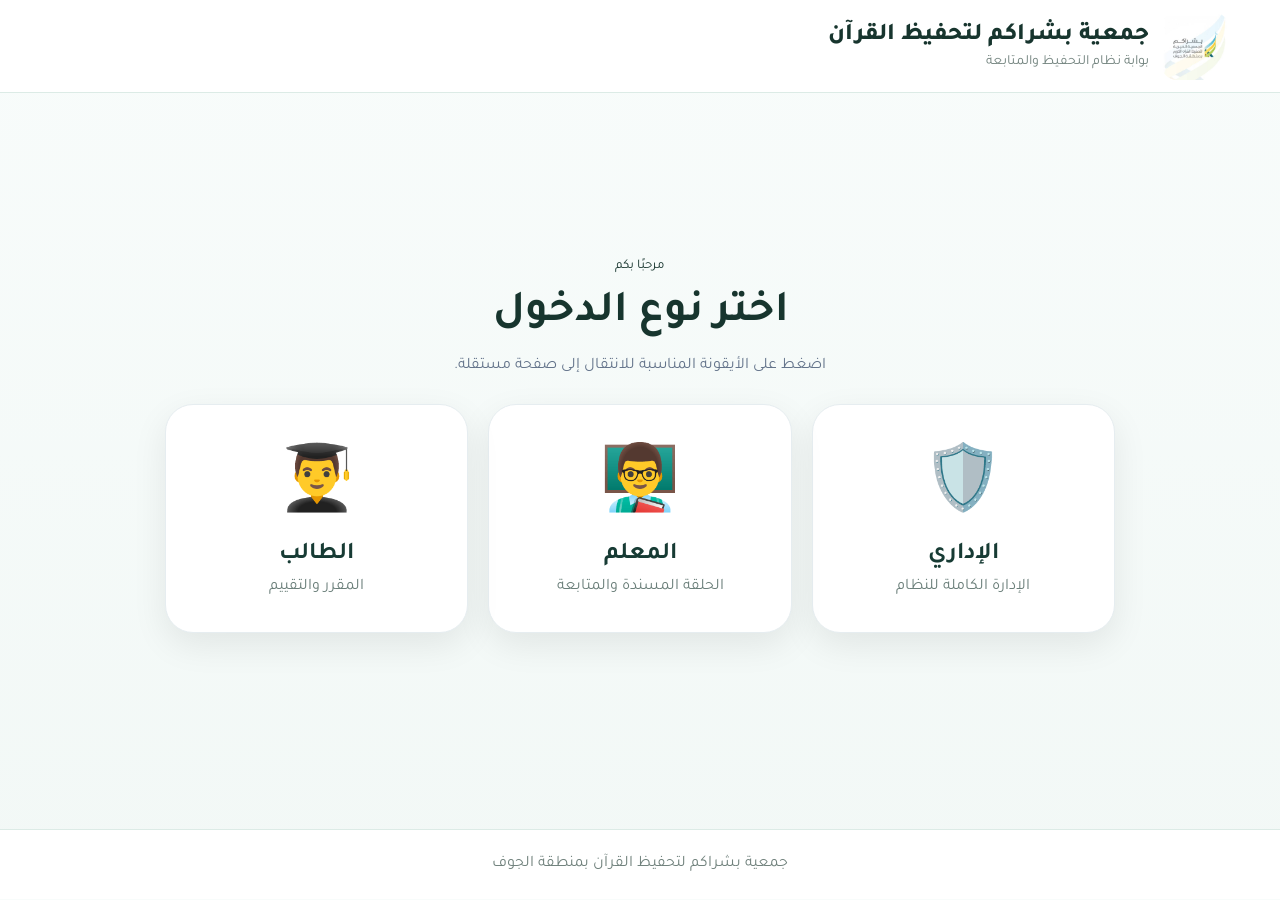
<file: index.html>
<!doctype html><html lang="ar" dir="rtl"><head><meta charset="utf-8"><meta name="viewport" content="width=device-width,initial-scale=1"><meta name="theme-color" content="#159b73"><link rel="stylesheet" href="style.css"><title>جمعية بشراكم لتحفيظ القرآن</title>
<style>
.role-gateway{min-height:72vh;display:grid;place-items:center;padding:30px 16px}.role-wrap{width:min(950px,100%);text-align:center}
.role-wrap h2{font-size:clamp(28px,5vw,44px);margin:12px 0}.role-wrap>p{color:#64748b;margin-bottom:28px}
.role-grid{display:grid;grid-template-columns:repeat(3,1fr);gap:20px}.role-card{background:#fff;border:1px solid #e6edf0;border-radius:28px;padding:35px 20px;text-decoration:none;color:#173b34;box-shadow:0 12px 35px rgba(0,0,0,.08);transition:.2s;display:block}
.role-card:hover{transform:translateY(-5px)}.role-icon{font-size:64px;display:block;margin-bottom:12px}.role-card b{font-size:24px;display:block;margin-bottom:8px}.role-card span{color:#6b7f7a}
@media(max-width:700px){.role-grid{grid-template-columns:1fr}}
</style></head><body>
<header><div class="brand"><img class="logo-img" src="boshra-logo.jpg" alt="شعار جمعية بشراكم"><div><h1>جمعية بشراكم لتحفيظ القرآن</h1><p>بوابة نظام التحفيظ والمتابعة</p></div></div></header>
<main class="role-gateway"><section class="role-wrap"><small>مرحبًا بكم</small><h2>اختر نوع الدخول</h2><p>اضغط على الأيقونة المناسبة للانتقال إلى صفحة مستقلة.</p>
<div class="role-grid">
<a class="role-card" href="admin.html"><span class="role-icon">🛡️</span><b>الإداري</b><span>الإدارة الكاملة للنظام</span></a>
<a class="role-card" href="teacher.html"><span class="role-icon">👨‍🏫</span><b>المعلم</b><span>الحلقة المسندة والمتابعة</span></a>
<a class="role-card" href="student.html"><span class="role-icon">👨‍🎓</span><b>الطالب</b><span>المقرر والتقييم</span></a>
</div></section></main><footer>جمعية بشراكم لتحفيظ القرآن بمنطقة الجوف</footer></body></html>
</file>
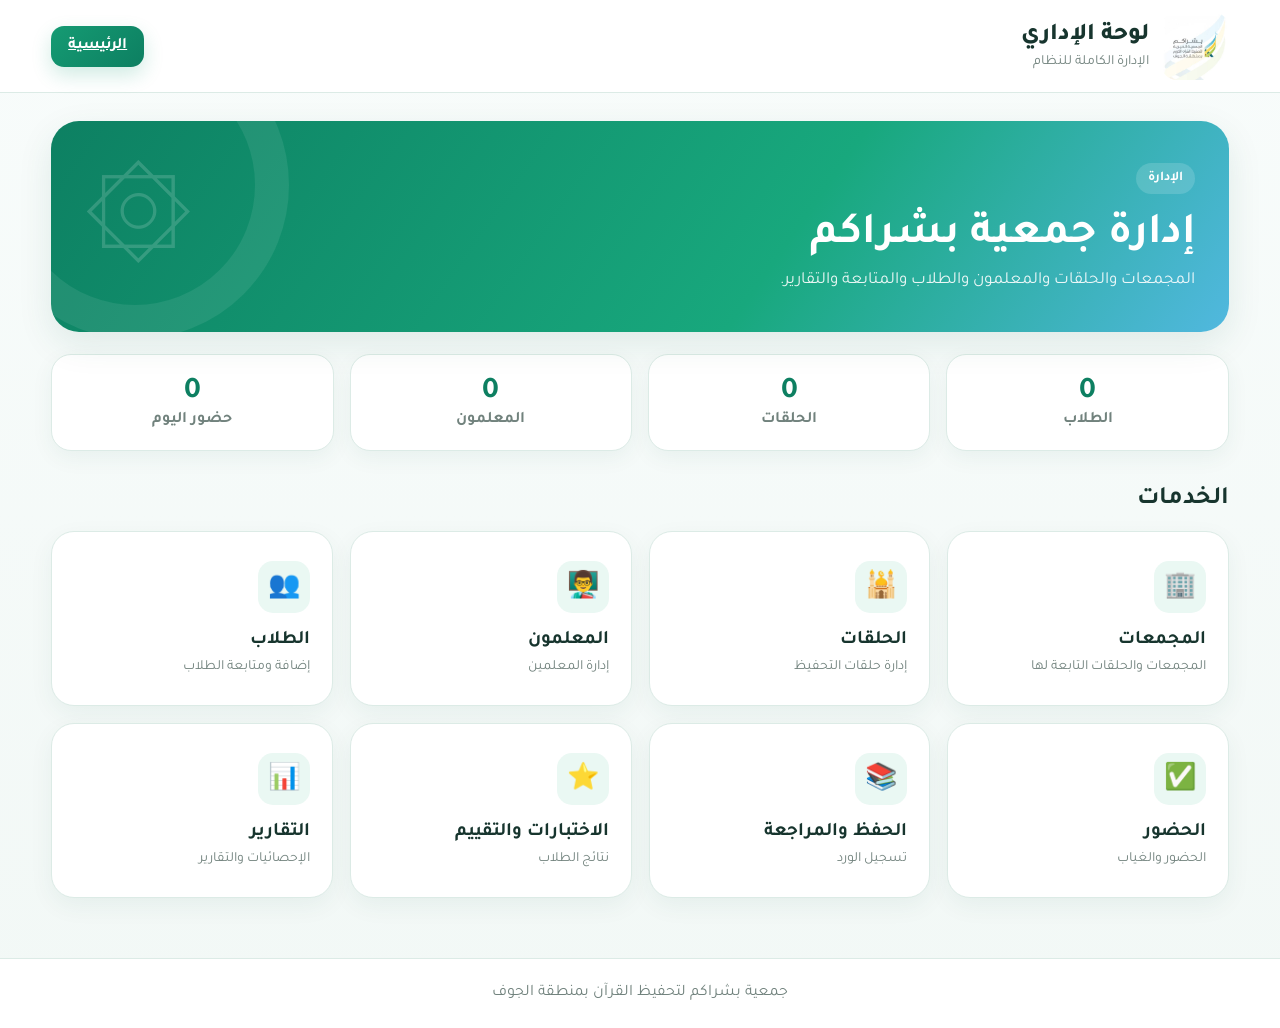
<file: admin.html>
<!doctype html><html lang="ar" dir="rtl"><head><meta charset="utf-8"><meta name="viewport" content="width=device-width,initial-scale=1"><meta name="theme-color" content="#159b73"><link rel="stylesheet" href="style.css"><title>لوحة الإداري | بشراكم</title></head><body>
<header><div class="brand"><img class="logo-img" src="boshra-logo.jpg"><div><h1>لوحة الإداري</h1><p>الإدارة الكاملة للنظام</p></div></div><a class="profile" href="index.html">الرئيسية</a></header>
<main><section class="hero"><div><small>الإدارة</small><h2>إدارة جمعية بشراكم</h2><p>المجمعات والحلقات والمعلمون والطلاب والمتابعة والتقارير.</p></div><div class="hero-mark">۞</div></section>
<section class="stats"><article><strong id="studentsCount">0</strong><span>الطلاب</span></article><article><strong id="ringsCount">0</strong><span>الحلقات</span></article><article><strong id="teachersCount">0</strong><span>المعلمون</span></article><article><strong id="todayAttendance">0</strong><span>حضور اليوم</span></article></section>
<h2 class="section-title">الخدمات</h2><section class="grid">
<button onclick="openPanel('complexes')"><i>🏢</i><b>المجمعات</b><span>المجمعات والحلقات التابعة لها</span></button>
<button onclick="openPanel('rings')"><i>🕌</i><b>الحلقات</b><span>إدارة حلقات التحفيظ</span></button>
<button onclick="openPanel('teachers')"><i>👨‍🏫</i><b>المعلمون</b><span>إدارة المعلمين</span></button>
<button onclick="openPanel('students')"><i>👥</i><b>الطلاب</b><span>إضافة ومتابعة الطلاب</span></button>
<button onclick="openPanel('attendance')"><i>✅</i><b>الحضور</b><span>الحضور والغياب</span></button>
<button onclick="openPanel('tracking')"><i>📚</i><b>الحفظ والمراجعة</b><span>تسجيل الورد</span></button>
<button onclick="openPanel('tests')"><i>⭐</i><b>الاختبارات والتقييم</b><span>نتائج الطلاب</span></button>
<button onclick="openPanel('reports')"><i>📊</i><b>التقارير</b><span>الإحصائيات والتقارير</span></button>
</section><section id="panel" class="panel hidden"></section></main><footer>جمعية بشراكم لتحفيظ القرآن بمنطقة الجوف</footer><script src="app.js"></script></body></html>
</file>
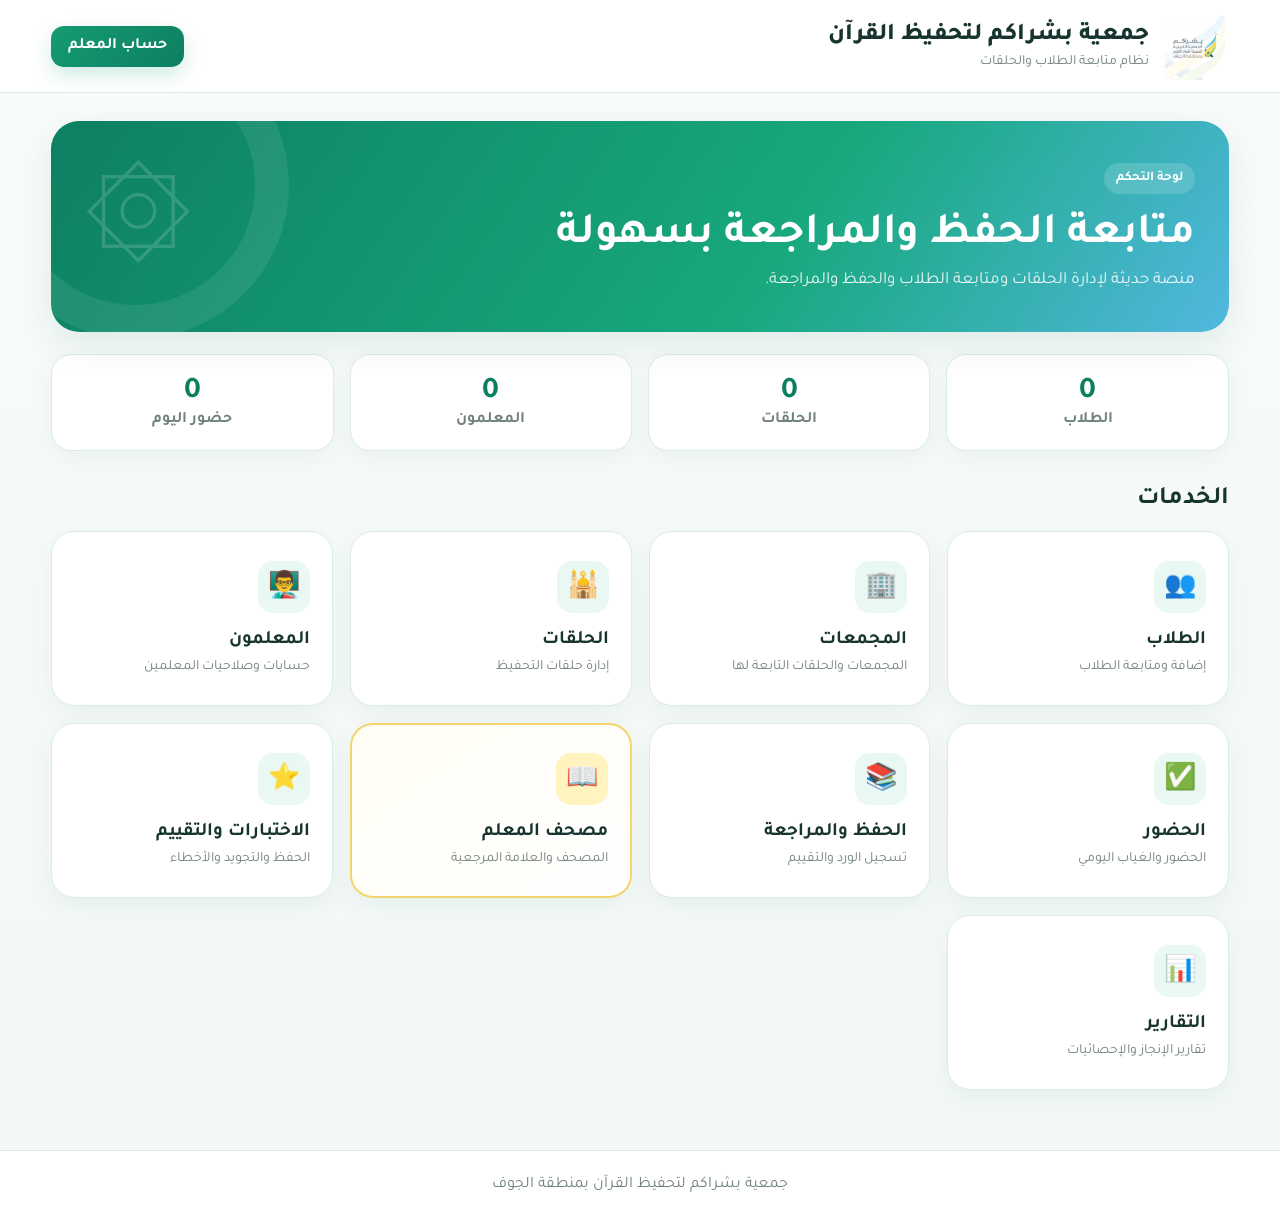
<file: index-complexes.html>
<!doctype html>
<html lang="ar" dir="rtl">
<head>
<meta charset="utf-8">
<meta name="viewport" content="width=device-width,initial-scale=1">
<meta name="theme-color" content="#159b73">
<title>جمعية بشراكم لتحفيظ القرآن</title>
<link rel="stylesheet" href="style.css">
</head>
<body>
<header>
  <div class="brand">
    <img class="logo-img" src="boshra-logo.jpg" alt="شعار جمعية بشراكم">
    <div><h1>جمعية بشراكم لتحفيظ القرآن</h1><p>نظام متابعة الطلاب والحلقات</p></div>
  </div>
  <button type="button" class="profile" onclick="openAndGo('teacher')">حساب المعلم</button>
</header>
<main>
<section class="hero"><div><small>لوحة التحكم</small><h2>متابعة الحفظ والمراجعة بسهولة</h2><p>منصة حديثة لإدارة الحلقات ومتابعة الطلاب والحفظ والمراجعة.</p></div><div class="hero-mark">۞</div></section>
<section class="stats">
 <article><strong id="studentsCount">0</strong><span>الطلاب</span></article>
 <article><strong id="ringsCount">0</strong><span>الحلقات</span></article>
 <article><strong id="teachersCount">0</strong><span>المعلمون</span></article>
 <article><strong id="todayAttendance">0</strong><span>حضور اليوم</span></article>
</section>
<h2 class="section-title">الخدمات</h2>
<section class="grid">
 <button type="button" onclick="openAndGo('students')"><i>👥</i><b>الطلاب</b><span>إضافة ومتابعة الطلاب</span></button>
 <button type="button" onclick="openAndGo('complexes')"><i>🏢</i><b>المجمعات</b><span>المجمعات والحلقات التابعة لها</span></button>
 <button type="button" onclick="openAndGo('rings')"><i>🕌</i><b>الحلقات</b><span>إدارة حلقات التحفيظ</span></button>
 <button type="button" onclick="openAndGo('teachers')"><i>👨‍🏫</i><b>المعلمون</b><span>حسابات وصلاحيات المعلمين</span></button>
 <button type="button" onclick="openAndGo('attendance')"><i>✅</i><b>الحضور</b><span>الحضور والغياب اليومي</span></button>
 <button type="button" onclick="openAndGo('tracking')"><i>📚</i><b>الحفظ والمراجعة</b><span>تسجيل الورد والتقييم</span></button>
 <button type="button" class="quran-card" onclick="openAndGo('quran')"><i>📖</i><b>مصحف المعلم</b><span>المصحف والعلامة المرجعية</span></button>
 <button type="button" onclick="openAndGo('tests')"><i>⭐</i><b>الاختبارات والتقييم</b><span>الحفظ والتجويد والأخطاء</span></button>
 <button type="button" onclick="openAndGo('reports')"><i>📊</i><b>التقارير</b><span>تقارير الإنجاز والإحصائيات</span></button>
</section>
<section id="panel" class="panel hidden" aria-live="polite"></section>
</main>
<footer>جمعية بشراكم لتحفيظ القرآن بمنطقة الجوف</footer>
<script src="app.js"></script>
<script>
function goToPanel(){
  var p=document.getElementById('panel');
  if(!p) return;
  setTimeout(function(){p.scrollIntoView({behavior:'smooth',block:'start'});},100);
}
function openAndGo(type){
  if(type==='teacher'){
    if(typeof showTeacher==='function') showTeacher();
  } else if(typeof openPanel==='function') {
    openPanel(type);
  }
  goToPanel();
}
</script>
</body>
</html>
</file>
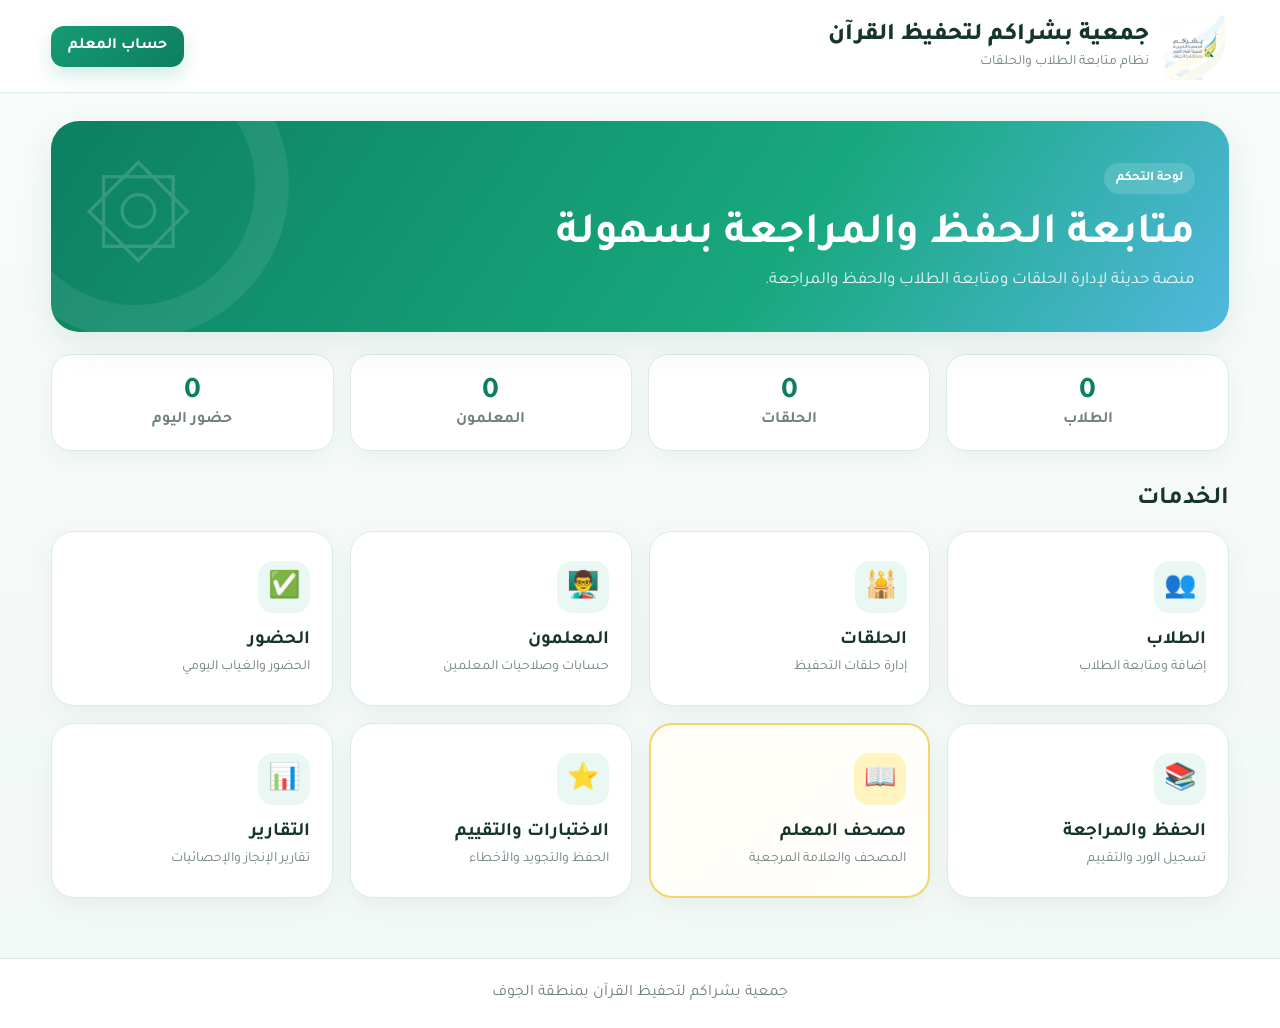
<file: index2.html>
<!doctype html>
<html lang="ar" dir="rtl">
<head>
<meta charset="utf-8">
<meta name="viewport" content="width=device-width,initial-scale=1">
<meta name="theme-color" content="#159b73">
<title>جمعية بشراكم لتحفيظ القرآن</title>
<link rel="stylesheet" href="style.css">
</head>
<body>
<header>
  <div class="brand">
    <img class="logo-img" src="boshra-logo.jpg" alt="شعار جمعية بشراكم">
    <div><h1>جمعية بشراكم لتحفيظ القرآن</h1><p>نظام متابعة الطلاب والحلقات</p></div>
  </div>
  <button type="button" class="profile" onclick="openAndGo('teacher')">حساب المعلم</button>
</header>
<main>
<section class="hero"><div><small>لوحة التحكم</small><h2>متابعة الحفظ والمراجعة بسهولة</h2><p>منصة حديثة لإدارة الحلقات ومتابعة الطلاب والحفظ والمراجعة.</p></div><div class="hero-mark">۞</div></section>
<section class="stats">
 <article><strong id="studentsCount">0</strong><span>الطلاب</span></article>
 <article><strong id="ringsCount">0</strong><span>الحلقات</span></article>
 <article><strong id="teachersCount">0</strong><span>المعلمون</span></article>
 <article><strong id="todayAttendance">0</strong><span>حضور اليوم</span></article>
</section>
<h2 class="section-title">الخدمات</h2>
<section class="grid">
 <button type="button" onclick="openAndGo('students')"><i>👥</i><b>الطلاب</b><span>إضافة ومتابعة الطلاب</span></button>
 <button type="button" onclick="openAndGo('rings')"><i>🕌</i><b>الحلقات</b><span>إدارة حلقات التحفيظ</span></button>
 <button type="button" onclick="openAndGo('teachers')"><i>👨‍🏫</i><b>المعلمون</b><span>حسابات وصلاحيات المعلمين</span></button>
 <button type="button" onclick="openAndGo('attendance')"><i>✅</i><b>الحضور</b><span>الحضور والغياب اليومي</span></button>
 <button type="button" onclick="openAndGo('tracking')"><i>📚</i><b>الحفظ والمراجعة</b><span>تسجيل الورد والتقييم</span></button>
 <button type="button" class="quran-card" onclick="openAndGo('quran')"><i>📖</i><b>مصحف المعلم</b><span>المصحف والعلامة المرجعية</span></button>
 <button type="button" onclick="openAndGo('tests')"><i>⭐</i><b>الاختبارات والتقييم</b><span>الحفظ والتجويد والأخطاء</span></button>
 <button type="button" onclick="openAndGo('reports')"><i>📊</i><b>التقارير</b><span>تقارير الإنجاز والإحصائيات</span></button>
</section>
<section id="panel" class="panel hidden" aria-live="polite"></section>
</main>
<footer>جمعية بشراكم لتحفيظ القرآن بمنطقة الجوف</footer>
<script src="app.js"></script>
<script>
function goToPanel(){
  var p=document.getElementById('panel');
  if(!p) return;
  setTimeout(function(){p.scrollIntoView({behavior:'smooth',block:'start'});},100);
}
function openAndGo(type){
  if(type==='teacher'){
    if(typeof showTeacher==='function') showTeacher();
  } else if(typeof openPanel==='function') {
    openPanel(type);
  }
  goToPanel();
}
</script>
</body>
</html>
</file>
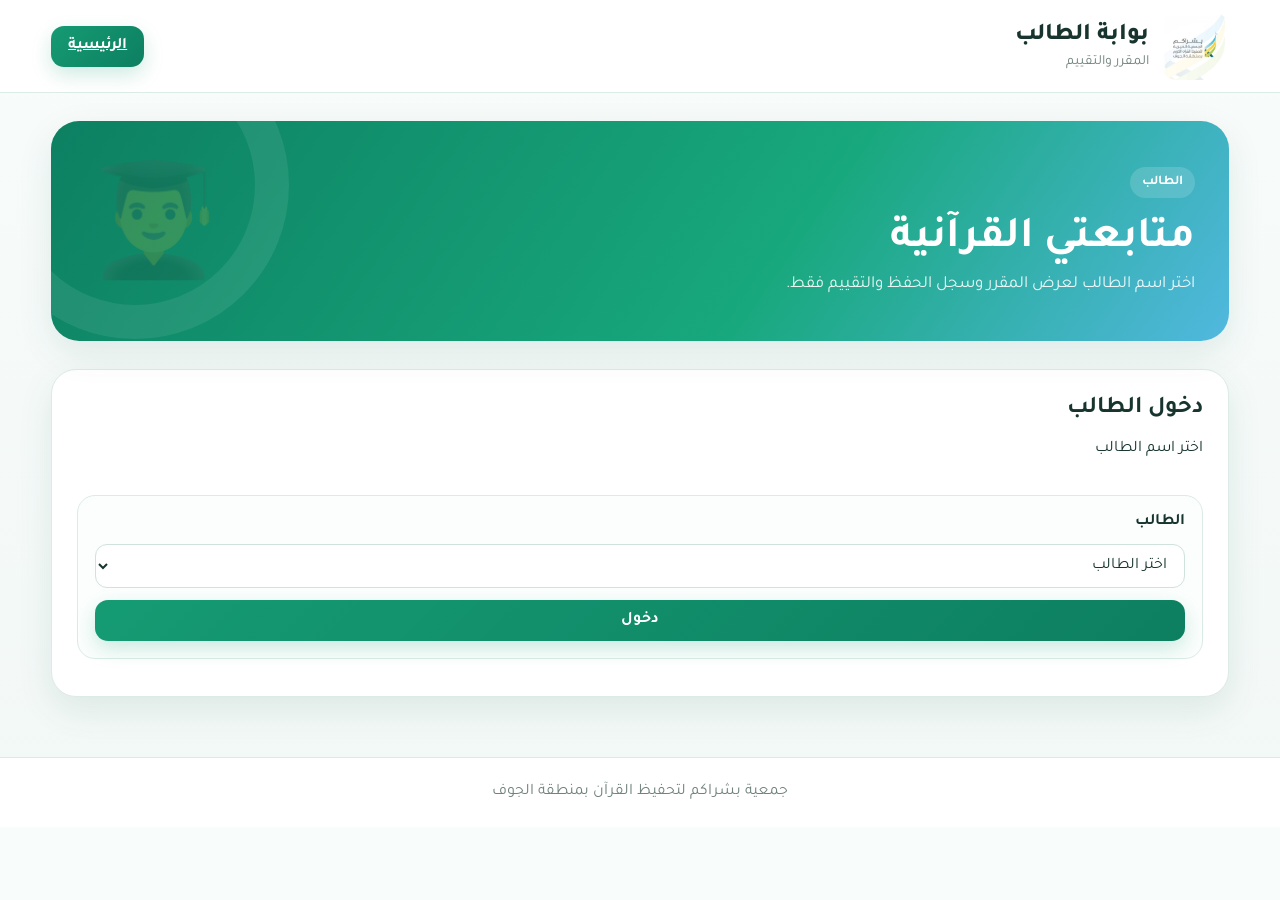
<file: student.html>
<!doctype html><html lang="ar" dir="rtl"><head><meta charset="utf-8"><meta name="viewport" content="width=device-width,initial-scale=1"><meta name="theme-color" content="#159b73"><link rel="stylesheet" href="style.css"><title>بوابة الطالب | بشراكم</title></head><body>
<header><div class="brand"><img class="logo-img" src="boshra-logo.jpg"><div><h1>بوابة الطالب</h1><p>المقرر والتقييم</p></div></div><a class="profile" href="index.html">الرئيسية</a></header>
<main><section class="hero"><div><small>الطالب</small><h2>متابعتي القرآنية</h2><p>اختر اسم الطالب لعرض المقرر وسجل الحفظ والتقييم فقط.</p></div><div class="hero-mark">👨‍🎓</div></section>
<section id="studentGate" class="panel"><div class="panel-head"><div><h2>دخول الطالب</h2><p>اختر اسم الطالب</p></div></div>
<div class="form-card"><label>الطالب</label><select id="studentSelect"><option value="">اختر الطالب</option></select><button class="primary" onclick="studentLogin()">دخول</button></div></section>
<section id="panel" class="panel hidden"></section></main><footer>جمعية بشراكم لتحفيظ القرآن بمنطقة الجوف</footer>
<script src="app.js"></script><script>
document.addEventListener("DOMContentLoaded",function(){var e=document.getElementById("studentSelect");if(e)e.innerHTML='<option value="">اختر الطالب</option>'+db.students.map(x=>'<option value="'+x.id+'">'+esc(x.name)+'</option>').join('');});
function studentLogin(){var id=document.getElementById("studentSelect").value;if(!id)return alert("اختر الطالب أولًا");var s=db.students.find(x=>x.id===id);if(!s)return;var tr=db.tracking.filter(x=>x.studentId===id).slice().reverse();var ts=db.tests.filter(x=>x.studentId===id).slice().reverse();
panel().innerHTML=head("👨‍🎓 "+s.name,ringName(s.ringId))+'<div class="student-summary"><h3>📚 المقرر وسجل الحفظ</h3>'+(tr.length?tr.map(r=>'<article class="record"><strong>'+esc(r.type||"متابعة")+' — '+esc(r.surah)+'</strong><p>من آية '+esc(r.from)+' إلى '+esc(r.to)+'</p><small>'+esc(r.date)+' • '+esc(r.grade)+'</small></article>').join(''):'<p>لا يوجد مقرر أو سجل حفظ مسجل حتى الآن.</p>')+'<h3>⭐ التقييمات</h3>'+(ts.length?ts.map(t=>'<article class="record"><strong>'+esc(t.name||"تقييم")+'</strong><p>الحفظ: '+Number(t.memorization||0)+'/100 — التجويد: '+Number(t.tajweed||0)+'/100</p><small>'+esc(t.date)+' • الأخطاء: '+Number(t.errors||0)+'</small></article>').join(''):'<p>لا توجد تقييمات مسجلة حتى الآن.</p>')+'</div>';}
</script></body></html>
</file>
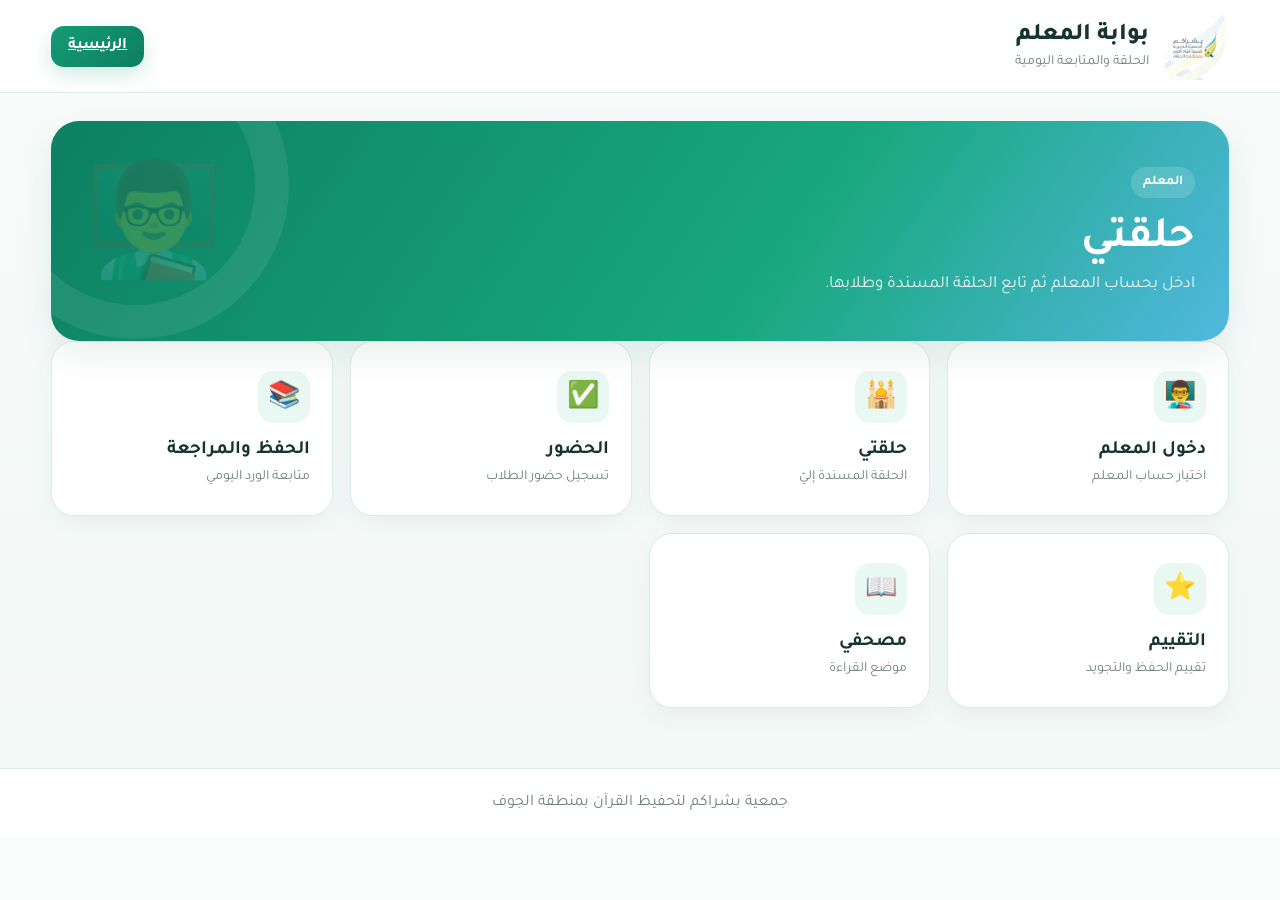
<file: teacher.html>
<!doctype html><html lang="ar" dir="rtl"><head><meta charset="utf-8"><meta name="viewport" content="width=device-width,initial-scale=1"><meta name="theme-color" content="#159b73"><link rel="stylesheet" href="style.css"><title>بوابة المعلم | بشراكم</title></head><body>
<header><div class="brand"><img class="logo-img" src="boshra-logo.jpg"><div><h1>بوابة المعلم</h1><p>الحلقة والمتابعة اليومية</p></div></div><a class="profile" href="index.html">الرئيسية</a></header>
<main><section class="hero"><div><small>المعلم</small><h2>حلقتي</h2><p>ادخل بحساب المعلم ثم تابع الحلقة المسندة وطلابها.</p></div><div class="hero-mark">👨‍🏫</div></section>
<section class="grid">
<button onclick="showTeacher()"><i>👨‍🏫</i><b>دخول المعلم</b><span>اختيار حساب المعلم</span></button>
<button onclick="showMyAssignedRing()"><i>🕌</i><b>حلقتي</b><span>الحلقة المسندة إليّ</span></button>
<button onclick="openPanel('attendance')"><i>✅</i><b>الحضور</b><span>تسجيل حضور الطلاب</span></button>
<button onclick="openPanel('tracking')"><i>📚</i><b>الحفظ والمراجعة</b><span>متابعة الورد اليومي</span></button>
<button onclick="openPanel('tests')"><i>⭐</i><b>التقييم</b><span>تقييم الحفظ والتجويد</span></button>
<button onclick="openPanel('quran')"><i>📖</i><b>مصحفي</b><span>موضع القراءة</span></button>
</section><section id="panel" class="panel hidden"></section></main><footer>جمعية بشراكم لتحفيظ القرآن بمنطقة الجوف</footer>
<script src="app.js"></script><script>
function showMyAssignedRing(){if(!currentTeacherId)return showTeacherLogin();var t=currentTeacher();if(!t||!t.ringId){panel().innerHTML=head("حلقتي","لا توجد حلقة مسندة لهذا المعلم حاليًا");return;}showRingStudents(t.ringId);}
</script></body></html>
</file>
<file: style.css>
@import url('https://fonts.googleapis.com/css2?family=Tajawal:wght@400;500;700;800&display=swap');
:root{--green:#159b73;--green2:#0d7f61;--blue:#52b8df;--gold:#f5c542;--ink:#17352e;--muted:#71827d;--bg:#f4f9f7;--white:#fff;--line:#dcebe6;--shadow:0 12px 35px rgba(22,91,72,.10)}
*{box-sizing:border-box}html{scroll-behavior:smooth}body{margin:0;background:linear-gradient(180deg,#f8fcfb 0,#f2f8f6 100%);color:var(--ink);font-family:'Tajawal',Arial,sans-serif}button,input,select,textarea{font:inherit}button{cursor:pointer}header{position:sticky;top:0;z-index:20;display:flex;align-items:center;justify-content:space-between;gap:20px;padding:12px max(4vw,20px);background:rgba(255,255,255,.95);backdrop-filter:blur(12px);border-bottom:1px solid var(--line)}.brand{display:flex;align-items:center;gap:12px}.logo-img{width:68px;height:68px;object-fit:contain;border-radius:16px;background:#fff}.brand h1{font-size:clamp(17px,2vw,24px);margin:0;font-weight:800}.brand p{margin:3px 0 0;color:var(--muted);font-size:14px}.profile,.primary{border:0;border-radius:13px;padding:11px 17px;background:linear-gradient(135deg,var(--green),var(--green2));color:#fff;font-weight:700;box-shadow:0 8px 20px rgba(21,155,115,.2)}main{width:min(1180px,92%);margin:28px auto 60px}.hero{position:relative;overflow:hidden;display:flex;justify-content:space-between;align-items:center;min-height:210px;padding:34px;border-radius:28px;background:linear-gradient(125deg,#0d8062,#18a87d 62%,#51b8df);color:#fff;box-shadow:var(--shadow)}.hero:after{content:'';position:absolute;width:240px;height:240px;border:34px solid rgba(255,255,255,.08);border-radius:50%;left:-70px;top:-90px}.hero small{display:inline-block;padding:7px 12px;border-radius:30px;background:rgba(255,255,255,.15);font-weight:700}.hero h2{font-size:clamp(27px,4vw,44px);margin:16px 0 8px}.hero p{margin:0;opacity:.9;font-size:17px}.hero-mark{font-size:110px;opacity:.16}.stats{display:grid;grid-template-columns:repeat(4,1fr);gap:16px;margin:22px 0 34px}.stats article{background:#fff;border:1px solid var(--line);border-radius:20px;padding:20px;text-align:center;box-shadow:0 7px 22px rgba(22,91,72,.06)}.stats strong{display:block;color:var(--green2);font-size:30px}.stats span{color:var(--muted);font-weight:600}.section-title{font-size:25px;margin:0 0 16px}.grid{display:grid;grid-template-columns:repeat(4,1fr);gap:17px}.grid>button{min-height:175px;text-align:right;border:1px solid var(--line);border-radius:23px;padding:22px;background:#fff;color:var(--ink);box-shadow:0 8px 25px rgba(22,91,72,.06);transition:.2s}.grid>button:hover{transform:translateY(-4px);border-color:#a7daca;box-shadow:var(--shadow)}.grid i{display:flex;align-items:center;justify-content:center;width:52px;height:52px;border-radius:15px;background:#eaf8f3;font-style:normal;font-size:26px;margin-bottom:16px}.grid b{display:block;font-size:19px;margin-bottom:6px}.grid span{color:var(--muted);font-size:14px}.grid .quran-card{background:linear-gradient(145deg,#fffdf4,#fff);border:2px solid #f3d56c}.grid .quran-card i{background:#fff3bf}.panel{margin-top:28px;background:#fff;border:1px solid var(--line);border-radius:25px;padding:25px;box-shadow:var(--shadow)}.hidden{display:none!important}.panel-head{display:flex;justify-content:space-between;align-items:center;gap:12px;margin-bottom:20px}.panel-head h2{margin:0}.panel-head button{border:0;background:#eef6f3;padding:9px 13px;border-radius:10px}.teacher-profile,.student-summary,.form-card,.record,.list-item,.attendance-row,.quran-reader{border:1px solid var(--line);background:#fbfefd;border-radius:18px;padding:17px;margin:12px 0}.teacher-avatar{width:58px;height:58px;border-radius:50%;display:grid;place-items:center;background:#e7f7f1;font-size:27px}.actions{display:flex;gap:10px;flex-wrap:wrap;margin:14px 0}.actions button{border:1px solid var(--line);background:#fff;border-radius:12px;padding:10px 14px;color:var(--ink)}.form-card{display:grid;gap:12px}label{font-weight:700}input,select,textarea{width:100%;border:1px solid #cfe2dc;border-radius:12px;padding:12px 13px;background:#fff;color:var(--ink);outline:none}input:focus,select:focus,textarea:focus{border-color:var(--green);box-shadow:0 0 0 3px rgba(21,155,115,.1)}textarea{min-height:90px;resize:vertical}.list{display:grid;gap:10px}.list-item{display:flex;justify-content:space-between;align-items:center;gap:12px}.empty{text-align:center;padding:30px;color:var(--muted)}.attendance-list{display:grid;gap:10px}.attendance-row{display:grid;grid-template-columns:1fr auto;align-items:center;gap:12px}.quran-cover{display:flex;align-items:center;gap:16px;padding:20px;border-radius:18px;background:linear-gradient(135deg,#0d8062,#159b73);color:#fff}.quran-symbol{font-size:52px}.quran-info h3{margin:0 0 6px}.report-grid{display:grid;grid-template-columns:repeat(4,1fr);gap:12px}.report-grid>*{padding:18px;border:1px solid var(--line);border-radius:16px;background:#fbfefd;text-align:center}hr{border:0;border-top:1px solid var(--line);margin:20px 0}footer{text-align:center;color:var(--muted);padding:25px;border-top:1px solid var(--line);background:#fff}@media(max-width:900px){.grid{grid-template-columns:repeat(2,1fr)}.stats,.report-grid{grid-template-columns:repeat(2,1fr)}}@media(max-width:600px){header{align-items:center;padding:9px 14px}.logo-img{width:52px;height:52px}.brand h1{font-size:15px}.brand p{font-size:11px}.profile{padding:9px 10px;font-size:12px}main{width:94%;margin-top:16px}.hero{min-height:180px;padding:24px;border-radius:22px}.hero-mark{display:none}.hero p{font-size:14px}.stats{gap:9px;margin:12px 0 25px}.stats article{padding:14px 8px;border-radius:16px}.stats strong{font-size:25px}.grid{gap:10px}.grid>button{min-height:155px;padding:16px;border-radius:18px}.grid i{width:45px;height:45px;font-size:22px;margin-bottom:12px}.grid b{font-size:16px}.grid span{font-size:12px}.panel{padding:16px;border-radius:20px}.attendance-row{grid-template-columns:1fr}.report-grid{grid-template-columns:repeat(2,1fr)}}
</file>
